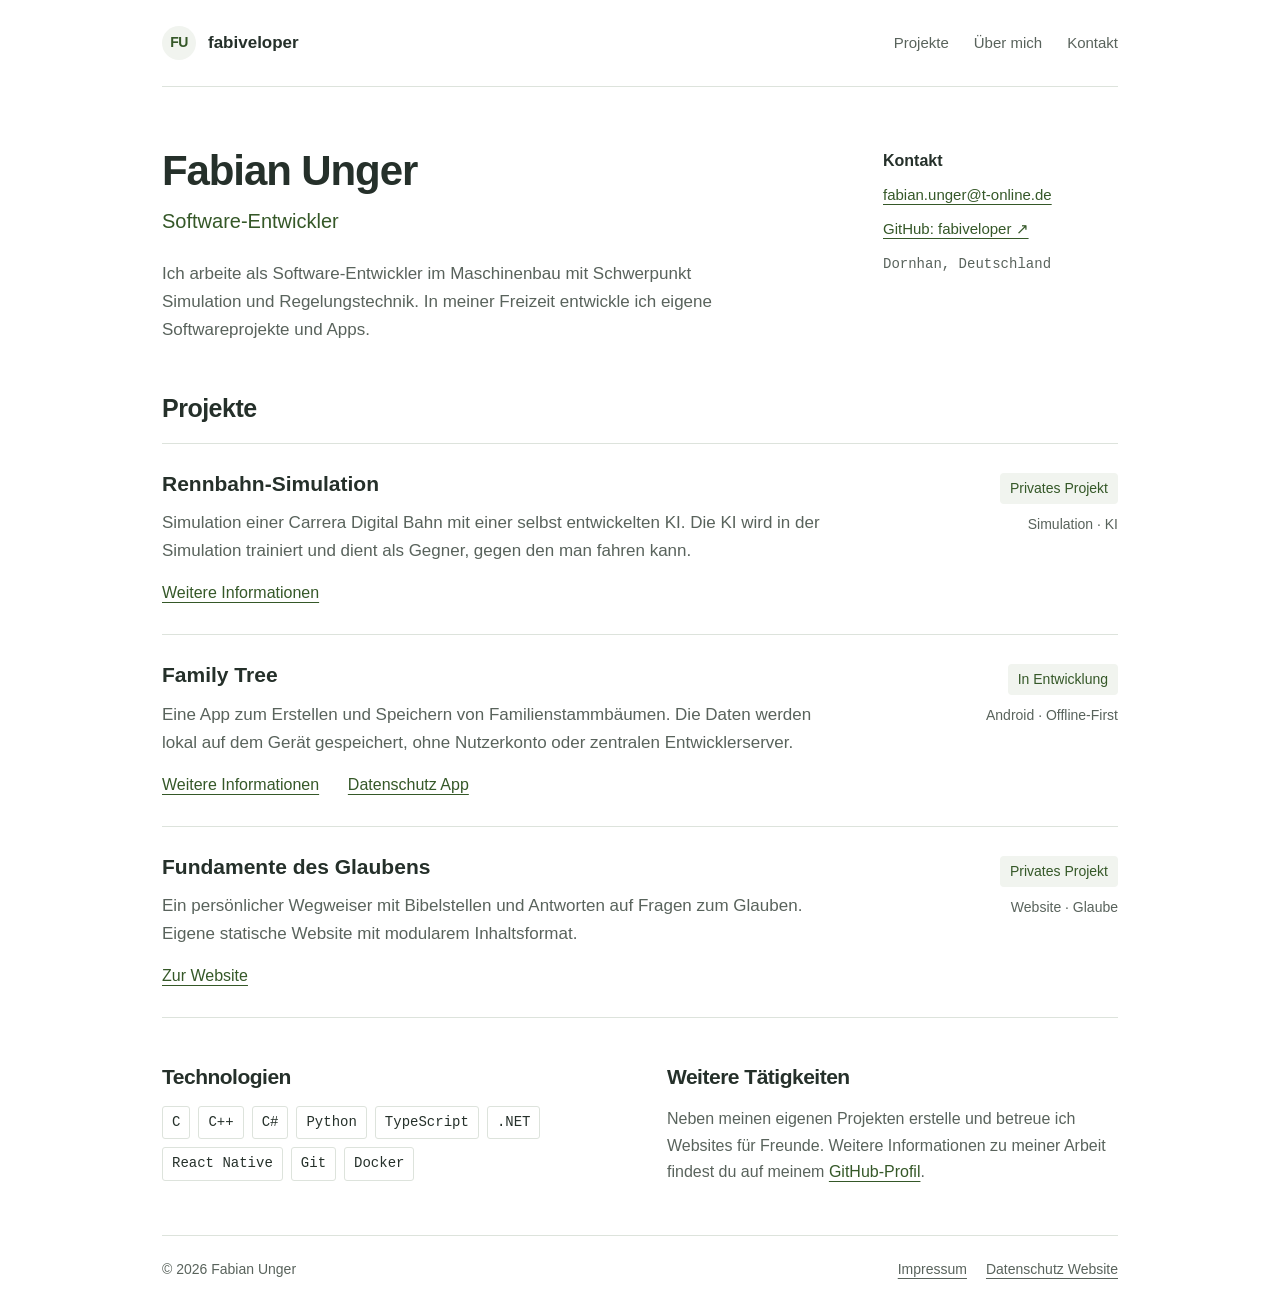
<file: index.html>
<!doctype html>
<html lang="de">
<head>
  <meta charset="utf-8">
  <meta name="viewport" content="width=device-width, initial-scale=1">
  <meta name="referrer" content="no-referrer">
  <meta name="robots" content="noindex,nofollow">
  <meta http-equiv="Content-Security-Policy" content="default-src 'self'; script-src 'none'; style-src 'self'; img-src 'self'; connect-src 'none'; object-src 'none'; base-uri 'self'; form-action 'none'">
  <meta name="description" content="Fabian Unger, Software-Entwickler. Projekte: Rennbahn-Simulation mit KI und die Android-App Family Tree.">
  <title>Fabian Unger | fabiveloper</title>
  <link rel="icon" type="image/svg+xml" href="assets/favicon.svg">
  <link rel="stylesheet" href="assets/style.css">
</head>
<body>
<a class="skip" href="#main">Zum Inhalt</a>
<div class="container">
<header>
<a class="identity" href="index.html">
<span class="monogram" aria-hidden="true">FU</span>fabiveloper</a>
<nav aria-label="Hauptnavigation">
<a href="index.html#projekte">Projekte</a>
<a href="index.html#ueber">Über mich</a>
<a href="index.html#kontakt">Kontakt</a>
</nav>
</header>
<main id="main">
<section class="intro" id="ueber">
<div>
<h1>Fabian Unger</h1>
<p class="role">Software-Entwickler</p>
<p class="bio">Ich arbeite als Software-Entwickler im Maschinenbau mit Schwerpunkt Simulation und Regelungstechnik. In meiner Freizeit entwickle ich eigene Softwareprojekte und Apps.</p>
</div>
<aside class="contact-info" id="kontakt">
<h2>Kontakt</h2>
<a href="mailto:fabian.unger@t-online.de">fabian.unger@t-online.de</a>
<a href="https://github.com/fabiveloper" target="_blank" rel="noopener noreferrer">GitHub: fabiveloper ↗</a>
<span>Dornhan, Deutschland</span>
</aside>
</section>
<section class="section" id="projekte">
<h2>Projekte</h2>
<article class="project">
<div>
<h3>Rennbahn-Simulation</h3>
<p>Simulation einer Carrera Digital Bahn mit einer selbst entwickelten KI. Die KI wird in der Simulation trainiert und dient als Gegner, gegen den man fahren kann.</p>
<a class="more" href="simulation.html">Weitere Informationen</a>
</div>
<div class="project-meta">
<span class="status">Privates Projekt</span>
<span class="meta-text">Simulation · KI</span>
</div>
</article>
<article class="project">
<div>
<h3>Family Tree</h3>
<p>Eine App zum Erstellen und Speichern von Familienstammbäumen. Die Daten werden lokal auf dem Gerät gespeichert, ohne Nutzerkonto oder zentralen Entwicklerserver.</p>
<a class="more" href="family-tree.html">Weitere Informationen</a>
<a class="more" href="datenschutz-family-tree.html">Datenschutz App</a>
</div>
<div class="project-meta">
<span class="status">In Entwicklung</span>
<span class="meta-text">Android · Offline-First</span>
</div>
</article>
<article class="project">
<div>
<h3>Fundamente des Glaubens</h3>
<p>Ein persönlicher Wegweiser mit Bibelstellen und Antworten auf Fragen zum Glauben. Eigene statische Website mit modularem Inhaltsformat.</p>
<a class="more" href="https://fabiveloper.github.io/foundations_of_faith/">Zur Website</a>
</div>
<div class="project-meta">
<span class="status">Privates Projekt</span>
<span class="meta-text">Website · Glaube</span>
</div>
</article>
</section>
<div class="lower">
<section>
<h2>Technologien</h2>
<ul class="skills">
<li>C</li>
<li>C++</li>
<li>C#</li>
<li>Python</li>
<li>TypeScript</li>
<li>.NET</li>
<li>React Native</li>
<li>Git</li>
<li>Docker</li>
</ul>
</section>
<section>
<h2>Weitere Tätigkeiten</h2>
<p>Neben meinen eigenen Projekten erstelle und betreue ich Websites für Freunde. Weitere Informationen zu meiner Arbeit findest du auf meinem <a href="https://github.com/fabiveloper" target="_blank" rel="noopener noreferrer">GitHub-Profil</a>.</p>
</section>
</div>
</main>
<footer>
<span>© 2026 Fabian Unger</span>
<div class="links">
<a href="impressum.html">Impressum</a>
<a href="datenschutz.html">Datenschutz Website</a>
</div>
</footer>
</div>
</body>
</html>
</file>
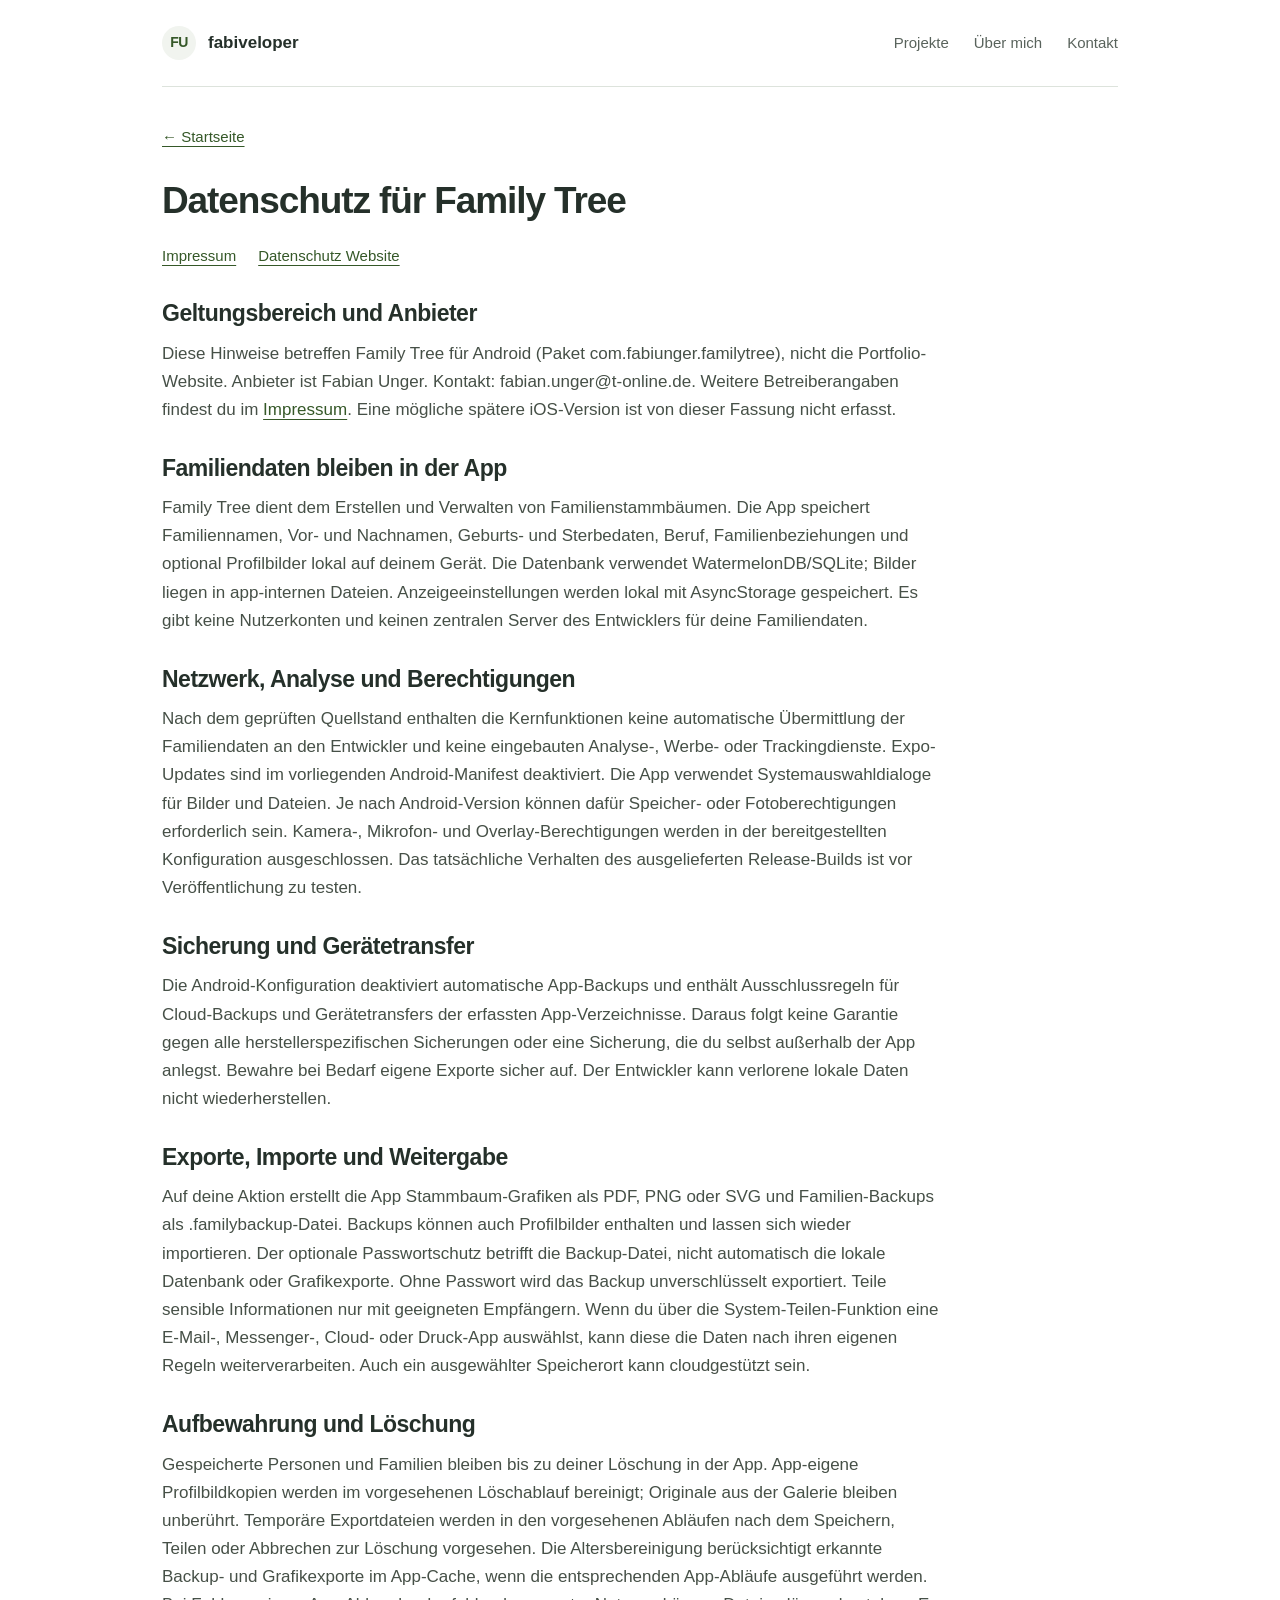
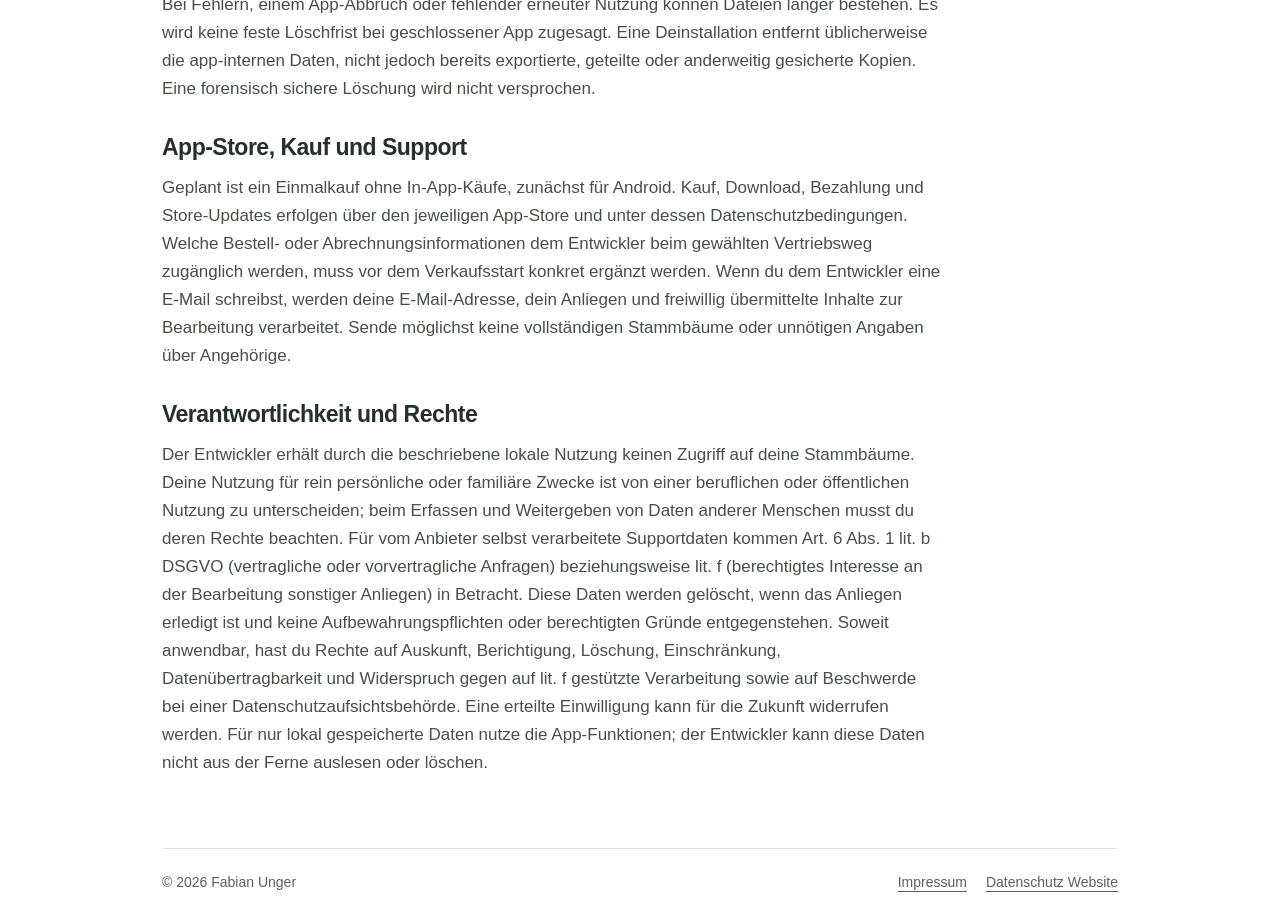
<file: datenschutz-family-tree.html>
<!doctype html>
<html lang="de">
<head>
  <meta charset="utf-8">
  <meta name="viewport" content="width=device-width, initial-scale=1">
  <meta name="referrer" content="no-referrer">
  <meta name="robots" content="noindex,nofollow">
  <meta http-equiv="Content-Security-Policy" content="default-src 'self'; script-src 'none'; style-src 'self'; img-src 'self'; connect-src 'none'; object-src 'none'; base-uri 'self'; form-action 'none'">
  <meta name="description" content="Fabian Unger, Software-Entwickler. Projekte: Rennbahn-Simulation mit KI und die Android-App Family Tree.">
  <title>Datenschutz Family Tree | fabiveloper</title>
  <link rel="icon" type="image/svg+xml" href="assets/favicon.svg">
  <link rel="stylesheet" href="assets/style.css">
</head>
<body>
<a class="skip" href="#main">Zum Inhalt</a>
<div class="container">
<header>
<a class="identity" href="index.html">
<span class="monogram" aria-hidden="true">FU</span>fabiveloper</a>
<nav aria-label="Hauptnavigation">
<a href="index.html#projekte">Projekte</a>
<a href="index.html#ueber">Über mich</a>
<a href="index.html#kontakt">Kontakt</a>
</nav>
</header>
<main class="page" id="main">
<a class="back" href="index.html">← Startseite</a>
<h1>Datenschutz für Family Tree</h1>
<div class="legal-links">
<a href="impressum.html">Impressum</a>
<a href="datenschutz.html">Datenschutz Website</a>
</div>
<section>
<h2>Geltungsbereich und Anbieter</h2>
<p>Diese Hinweise betreffen Family Tree für Android (Paket com.fabiunger.familytree), nicht die Portfolio-Website. Anbieter ist Fabian Unger. Kontakt: fabian.unger@t-online.de. Weitere Betreiberangaben findest du im <a href="impressum.html">Impressum</a>. Eine mögliche spätere iOS-Version ist von dieser Fassung nicht erfasst.</p>
</section>
<section>
<h2>Familiendaten bleiben in der App</h2>
<p>Family Tree dient dem Erstellen und Verwalten von Familienstammbäumen. Die App speichert Familiennamen, Vor- und Nachnamen, Geburts- und Sterbedaten, Beruf, Familienbeziehungen und optional Profilbilder lokal auf deinem Gerät. Die Datenbank verwendet WatermelonDB/SQLite; Bilder liegen in app-internen Dateien. Anzeigeeinstellungen werden lokal mit AsyncStorage gespeichert. Es gibt keine Nutzerkonten und keinen zentralen Server des Entwicklers für deine Familiendaten.</p>
</section>
<section>
<h2>Netzwerk, Analyse und Berechtigungen</h2>
<p>Nach dem geprüften Quellstand enthalten die Kernfunktionen keine automatische Übermittlung der Familiendaten an den Entwickler und keine eingebauten Analyse-, Werbe- oder Trackingdienste. Expo-Updates sind im vorliegenden Android-Manifest deaktiviert. Die App verwendet Systemauswahldialoge für Bilder und Dateien. Je nach Android-Version können dafür Speicher- oder Fotoberechtigungen erforderlich sein. Kamera-, Mikrofon- und Overlay-Berechtigungen werden in der bereitgestellten Konfiguration ausgeschlossen. Das tatsächliche Verhalten des ausgelieferten Release-Builds ist vor Veröffentlichung zu testen.</p>
</section>
<section>
<h2>Sicherung und Gerätetransfer</h2>
<p>Die Android-Konfiguration deaktiviert automatische App-Backups und enthält Ausschlussregeln für Cloud-Backups und Gerätetransfers der erfassten App-Verzeichnisse. Daraus folgt keine Garantie gegen alle herstellerspezifischen Sicherungen oder eine Sicherung, die du selbst außerhalb der App anlegst. Bewahre bei Bedarf eigene Exporte sicher auf. Der Entwickler kann verlorene lokale Daten nicht wiederherstellen.</p>
</section>
<section>
<h2>Exporte, Importe und Weitergabe</h2>
<p>Auf deine Aktion erstellt die App Stammbaum-Grafiken als PDF, PNG oder SVG und Familien-Backups als .familybackup-Datei. Backups können auch Profilbilder enthalten und lassen sich wieder importieren. Der optionale Passwortschutz betrifft die Backup-Datei, nicht automatisch die lokale Datenbank oder Grafikexporte. Ohne Passwort wird das Backup unverschlüsselt exportiert. Teile sensible Informationen nur mit geeigneten Empfängern. Wenn du über die System-Teilen-Funktion eine E-Mail-, Messenger-, Cloud- oder Druck-App auswählst, kann diese die Daten nach ihren eigenen Regeln weiterverarbeiten. Auch ein ausgewählter Speicherort kann cloudgestützt sein.</p>
</section>
<section>
<h2>Aufbewahrung und Löschung</h2>
<p>Gespeicherte Personen und Familien bleiben bis zu deiner Löschung in der App. App-eigene Profilbildkopien werden im vorgesehenen Löschablauf bereinigt; Originale aus der Galerie bleiben unberührt. Temporäre Exportdateien werden in den vorgesehenen Abläufen nach dem Speichern, Teilen oder Abbrechen zur Löschung vorgesehen. Die Altersbereinigung berücksichtigt erkannte Backup- und Grafikexporte im App-Cache, wenn die entsprechenden App-Abläufe ausgeführt werden. Bei Fehlern, einem App-Abbruch oder fehlender erneuter Nutzung können Dateien länger bestehen. Es wird keine feste Löschfrist bei geschlossener App zugesagt. Eine Deinstallation entfernt üblicherweise die app-internen Daten, nicht jedoch bereits exportierte, geteilte oder anderweitig gesicherte Kopien. Eine forensisch sichere Löschung wird nicht versprochen.</p>
</section>
<section>
<h2>App-Store, Kauf und Support</h2>
<p>Geplant ist ein Einmalkauf ohne In-App-Käufe, zunächst für Android. Kauf, Download, Bezahlung und Store-Updates erfolgen über den jeweiligen App-Store und unter dessen Datenschutzbedingungen. Welche Bestell- oder Abrechnungsinformationen dem Entwickler beim gewählten Vertriebsweg zugänglich werden, muss vor dem Verkaufsstart konkret ergänzt werden. Wenn du dem Entwickler eine E-Mail schreibst, werden deine E-Mail-Adresse, dein Anliegen und freiwillig übermittelte Inhalte zur Bearbeitung verarbeitet. Sende möglichst keine vollständigen Stammbäume oder unnötigen Angaben über Angehörige.</p>
</section>
<section>
<h2>Verantwortlichkeit und Rechte</h2>
<p>Der Entwickler erhält durch die beschriebene lokale Nutzung keinen Zugriff auf deine Stammbäume. Deine Nutzung für rein persönliche oder familiäre Zwecke ist von einer beruflichen oder öffentlichen Nutzung zu unterscheiden; beim Erfassen und Weitergeben von Daten anderer Menschen musst du deren Rechte beachten. Für vom Anbieter selbst verarbeitete Supportdaten kommen Art. 6 Abs. 1 lit. b DSGVO (vertragliche oder vorvertragliche Anfragen) beziehungsweise lit. f (berechtigtes Interesse an der Bearbeitung sonstiger Anliegen) in Betracht. Diese Daten werden gelöscht, wenn das Anliegen erledigt ist und keine Aufbewahrungspflichten oder berechtigten Gründe entgegenstehen. Soweit anwendbar, hast du Rechte auf Auskunft, Berichtigung, Löschung, Einschränkung, Datenübertragbarkeit und Widerspruch gegen auf lit. f gestützte Verarbeitung sowie auf Beschwerde bei einer Datenschutzaufsichtsbehörde. Eine erteilte Einwilligung kann für die Zukunft widerrufen werden. Für nur lokal gespeicherte Daten nutze die App-Funktionen; der Entwickler kann diese Daten nicht aus der Ferne auslesen oder löschen.</p>
</section>
</main>
<footer>
<span>© 2026 Fabian Unger</span>
<div class="links">
<a href="impressum.html">Impressum</a>
<a href="datenschutz.html">Datenschutz Website</a>
</div>
</footer>
</div>
</body>
</html>
</file>
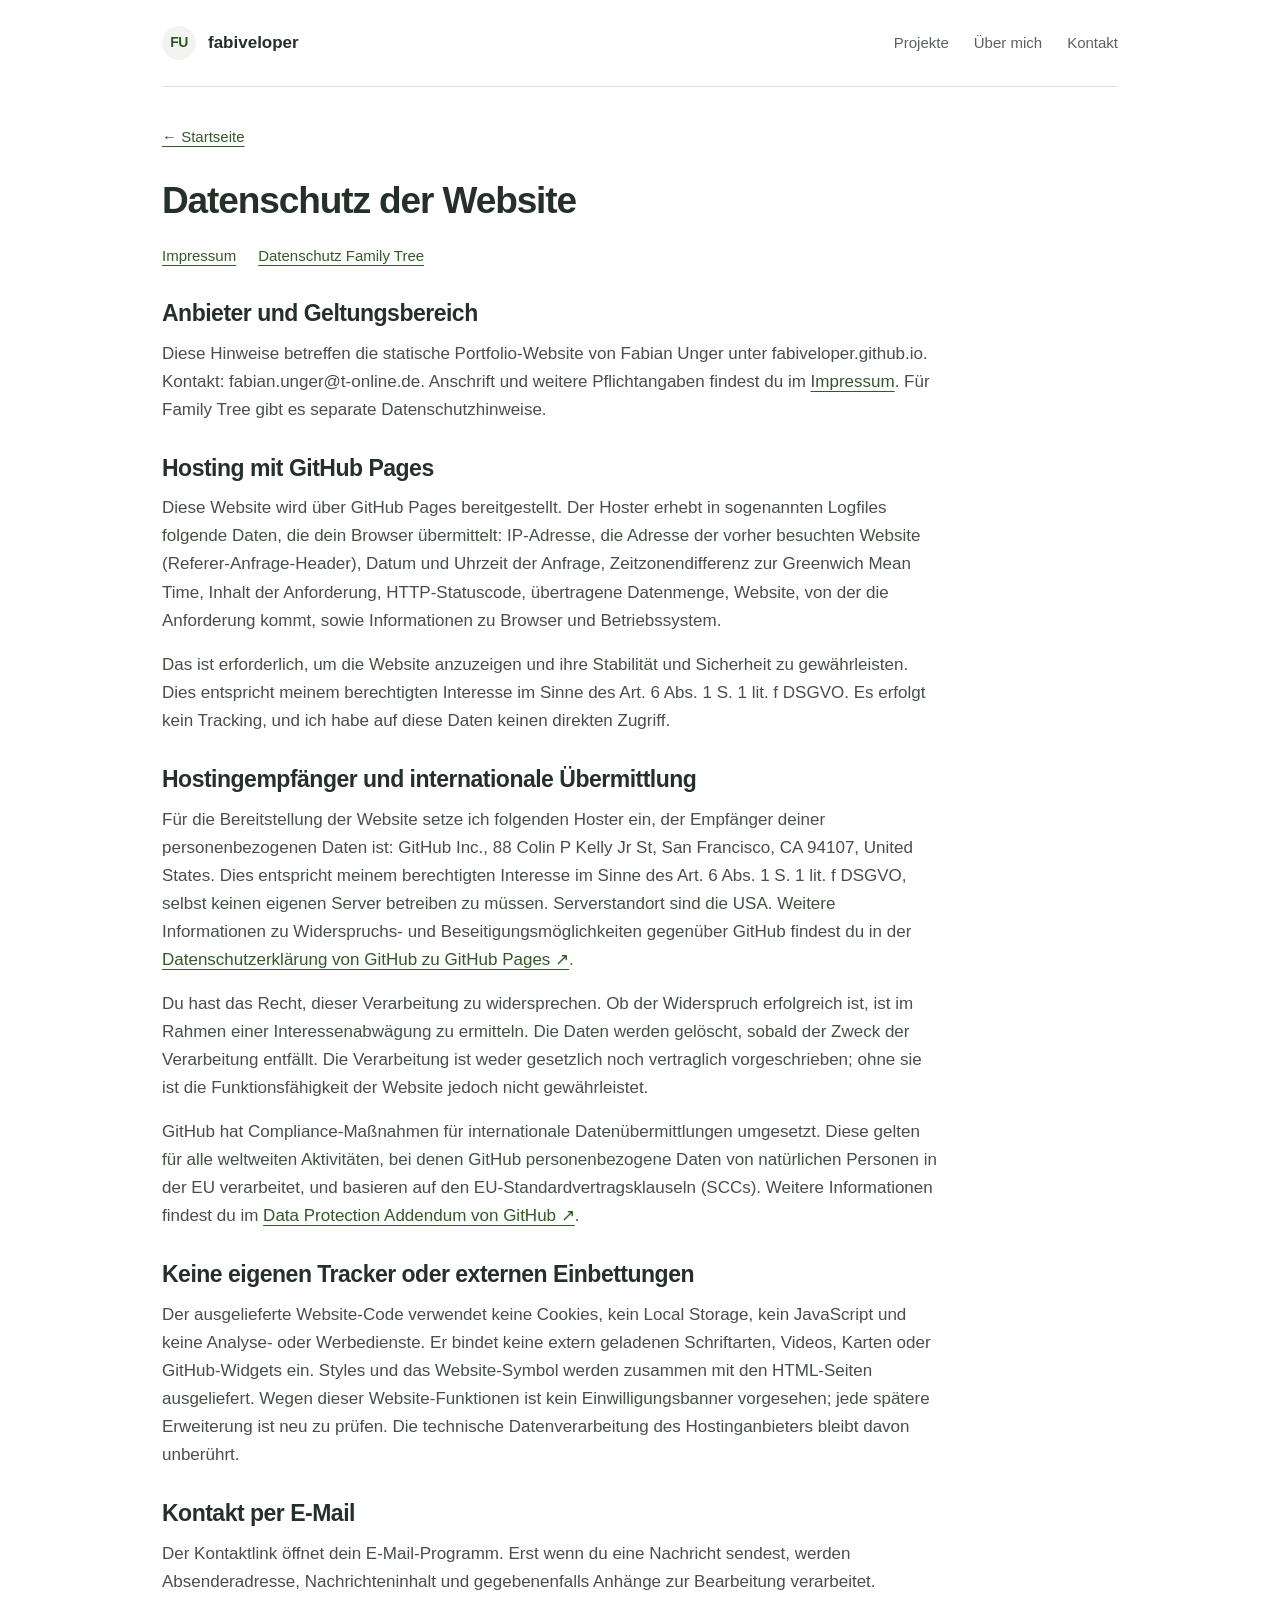
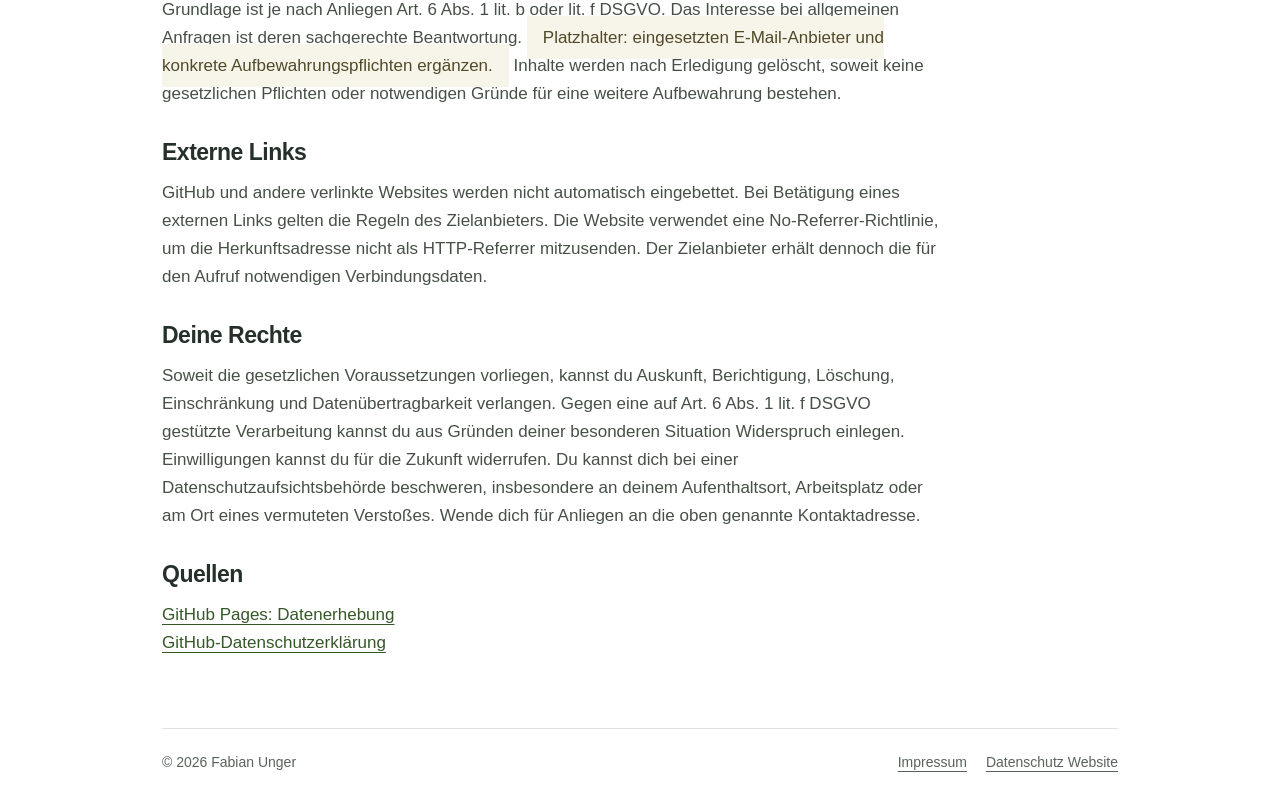
<file: datenschutz.html>
<!doctype html>
<html lang="de">
<head>
  <meta charset="utf-8">
  <meta name="viewport" content="width=device-width, initial-scale=1">
  <meta name="referrer" content="no-referrer">
  <meta name="robots" content="noindex,nofollow">
  <meta http-equiv="Content-Security-Policy" content="default-src 'self'; script-src 'none'; style-src 'self'; img-src 'self'; connect-src 'none'; object-src 'none'; base-uri 'self'; form-action 'none'">
  <meta name="description" content="Fabian Unger, Software-Entwickler. Projekte: Rennbahn-Simulation mit KI und die Android-App Family Tree.">
  <title>Datenschutz Website | fabiveloper</title>
  <link rel="icon" type="image/svg+xml" href="assets/favicon.svg">
  <link rel="stylesheet" href="assets/style.css">
</head>
<body>
<a class="skip" href="#main">Zum Inhalt</a>
<div class="container">
<header>
<a class="identity" href="index.html">
<span class="monogram" aria-hidden="true">FU</span>fabiveloper</a>
<nav aria-label="Hauptnavigation">
<a href="index.html#projekte">Projekte</a>
<a href="index.html#ueber">Über mich</a>
<a href="index.html#kontakt">Kontakt</a>
</nav>
</header>
<main class="page" id="main">
<a class="back" href="index.html">← Startseite</a>
<h1>Datenschutz der Website</h1>
<div class="legal-links">
<a href="impressum.html">Impressum</a>
<a href="datenschutz-family-tree.html">Datenschutz Family Tree</a>
</div>
<section>
<h2>Anbieter und Geltungsbereich</h2>
<p>Diese Hinweise betreffen die statische Portfolio-Website von Fabian Unger unter fabiveloper.github.io. Kontakt: fabian.unger@t-online.de. Anschrift und weitere Pflichtangaben findest du im <a href="impressum.html">Impressum</a>. Für Family Tree gibt es separate Datenschutzhinweise.</p>
</section>
<section>
<h2>Hosting mit GitHub Pages</h2>
<p>Diese Website wird über GitHub Pages bereitgestellt. Der Hoster erhebt in sogenannten Logfiles folgende Daten, die dein Browser übermittelt: IP-Adresse, die Adresse der vorher besuchten Website (Referer-Anfrage-Header), Datum und Uhrzeit der Anfrage, Zeitzonendifferenz zur Greenwich Mean Time, Inhalt der Anforderung, HTTP-Statuscode, übertragene Datenmenge, Website, von der die Anforderung kommt, sowie Informationen zu Browser und Betriebssystem.</p>
<p>Das ist erforderlich, um die Website anzuzeigen und ihre Stabilität und Sicherheit zu gewährleisten. Dies entspricht meinem berechtigten Interesse im Sinne des Art. 6 Abs. 1 S. 1 lit. f DSGVO. Es erfolgt kein Tracking, und ich habe auf diese Daten keinen direkten Zugriff.</p>
</section>
<section>
<h2>Hostingempfänger und internationale Übermittlung</h2>
<p>Für die Bereitstellung der Website setze ich folgenden Hoster ein, der Empfänger deiner personenbezogenen Daten ist: GitHub Inc., 88 Colin P Kelly Jr St, San Francisco, CA 94107, United States. Dies entspricht meinem berechtigten Interesse im Sinne des Art. 6 Abs. 1 S. 1 lit. f DSGVO, selbst keinen eigenen Server betreiben zu müssen. Serverstandort sind die USA. Weitere Informationen zu Widerspruchs- und Beseitigungsmöglichkeiten gegenüber GitHub findest du in der <a href="https://docs.github.com/en/free-pro-team@latest/github/site-policy/github-privacy-statement#github-pages" target="_blank" rel="noopener noreferrer">Datenschutzerklärung von GitHub zu GitHub Pages ↗</a>.</p>
<p>Du hast das Recht, dieser Verarbeitung zu widersprechen. Ob der Widerspruch erfolgreich ist, ist im Rahmen einer Interessenabwägung zu ermitteln. Die Daten werden gelöscht, sobald der Zweck der Verarbeitung entfällt. Die Verarbeitung ist weder gesetzlich noch vertraglich vorgeschrieben; ohne sie ist die Funktionsfähigkeit der Website jedoch nicht gewährleistet.</p>
<p>GitHub hat Compliance-Maßnahmen für internationale Datenübermittlungen umgesetzt. Diese gelten für alle weltweiten Aktivitäten, bei denen GitHub personenbezogene Daten von natürlichen Personen in der EU verarbeitet, und basieren auf den EU-Standardvertragsklauseln (SCCs). Weitere Informationen findest du im <a href="https://docs.github.com/en/free-pro-team@latest/github/site-policy/github-data-protection-addendum#attachment-1–the-standard-contractual-clauses-processors" target="_blank" rel="noopener noreferrer">Data Protection Addendum von GitHub ↗</a>.</p>
</section>
<section>
<h2>Keine eigenen Tracker oder externen Einbettungen</h2>
<p>Der ausgelieferte Website-Code verwendet keine Cookies, kein Local Storage, kein JavaScript und keine Analyse- oder Werbedienste. Er bindet keine extern geladenen Schriftarten, Videos, Karten oder GitHub-Widgets ein. Styles und das Website-Symbol werden zusammen mit den HTML-Seiten ausgeliefert. Wegen dieser Website-Funktionen ist kein Einwilligungsbanner vorgesehen; jede spätere Erweiterung ist neu zu prüfen. Die technische Datenverarbeitung des Hostinganbieters bleibt davon unberührt.</p>
</section>
<section>
<h2>Kontakt per E-Mail</h2>
<p>Der Kontaktlink öffnet dein E-Mail-Programm. Erst wenn du eine Nachricht sendest, werden Absenderadresse, Nachrichteninhalt und gegebenenfalls Anhänge zur Bearbeitung verarbeitet. Grundlage ist je nach Anliegen Art. 6 Abs. 1 lit. b oder lit. f DSGVO. Das Interesse bei allgemeinen Anfragen ist deren sachgerechte Beantwortung. <span class="missing">Platzhalter: eingesetzten E-Mail-Anbieter und konkrete Aufbewahrungspflichten ergänzen.</span> Inhalte werden nach Erledigung gelöscht, soweit keine gesetzlichen Pflichten oder notwendigen Gründe für eine weitere Aufbewahrung bestehen.</p>
</section>
<section>
<h2>Externe Links</h2>
<p>GitHub und andere verlinkte Websites werden nicht automatisch eingebettet. Bei Betätigung eines externen Links gelten die Regeln des Zielanbieters. Die Website verwendet eine No-Referrer-Richtlinie, um die Herkunftsadresse nicht als HTTP-Referrer mitzusenden. Der Zielanbieter erhält dennoch die für den Aufruf notwendigen Verbindungsdaten.</p>
</section>
<section>
<h2>Deine Rechte</h2>
<p>Soweit die gesetzlichen Voraussetzungen vorliegen, kannst du Auskunft, Berichtigung, Löschung, Einschränkung und Datenübertragbarkeit verlangen. Gegen eine auf Art. 6 Abs. 1 lit. f DSGVO gestützte Verarbeitung kannst du aus Gründen deiner besonderen Situation Widerspruch einlegen. Einwilligungen kannst du für die Zukunft widerrufen. Du kannst dich bei einer Datenschutzaufsichtsbehörde beschweren, insbesondere an deinem Aufenthaltsort, Arbeitsplatz oder am Ort eines vermuteten Verstoßes. Wende dich für Anliegen an die oben genannte Kontaktadresse.</p>
</section>
<h2>Quellen</h2>
<p>
<a href="https://docs.github.com/en/pages/getting-started-with-github-pages/what-is-github-pages" rel="noopener noreferrer">GitHub Pages: Datenerhebung</a>
<br>
<a href="https://docs.github.com/en/site-policy/privacy-policies/github-general-privacy-statement" rel="noopener noreferrer">GitHub-Datenschutzerklärung</a>
</p>
</main>
<footer>
<span>© 2026 Fabian Unger</span>
<div class="links">
<a href="impressum.html">Impressum</a>
<a href="datenschutz.html">Datenschutz Website</a>
</div>
</footer>
</div>
</body>
</html>
</file>
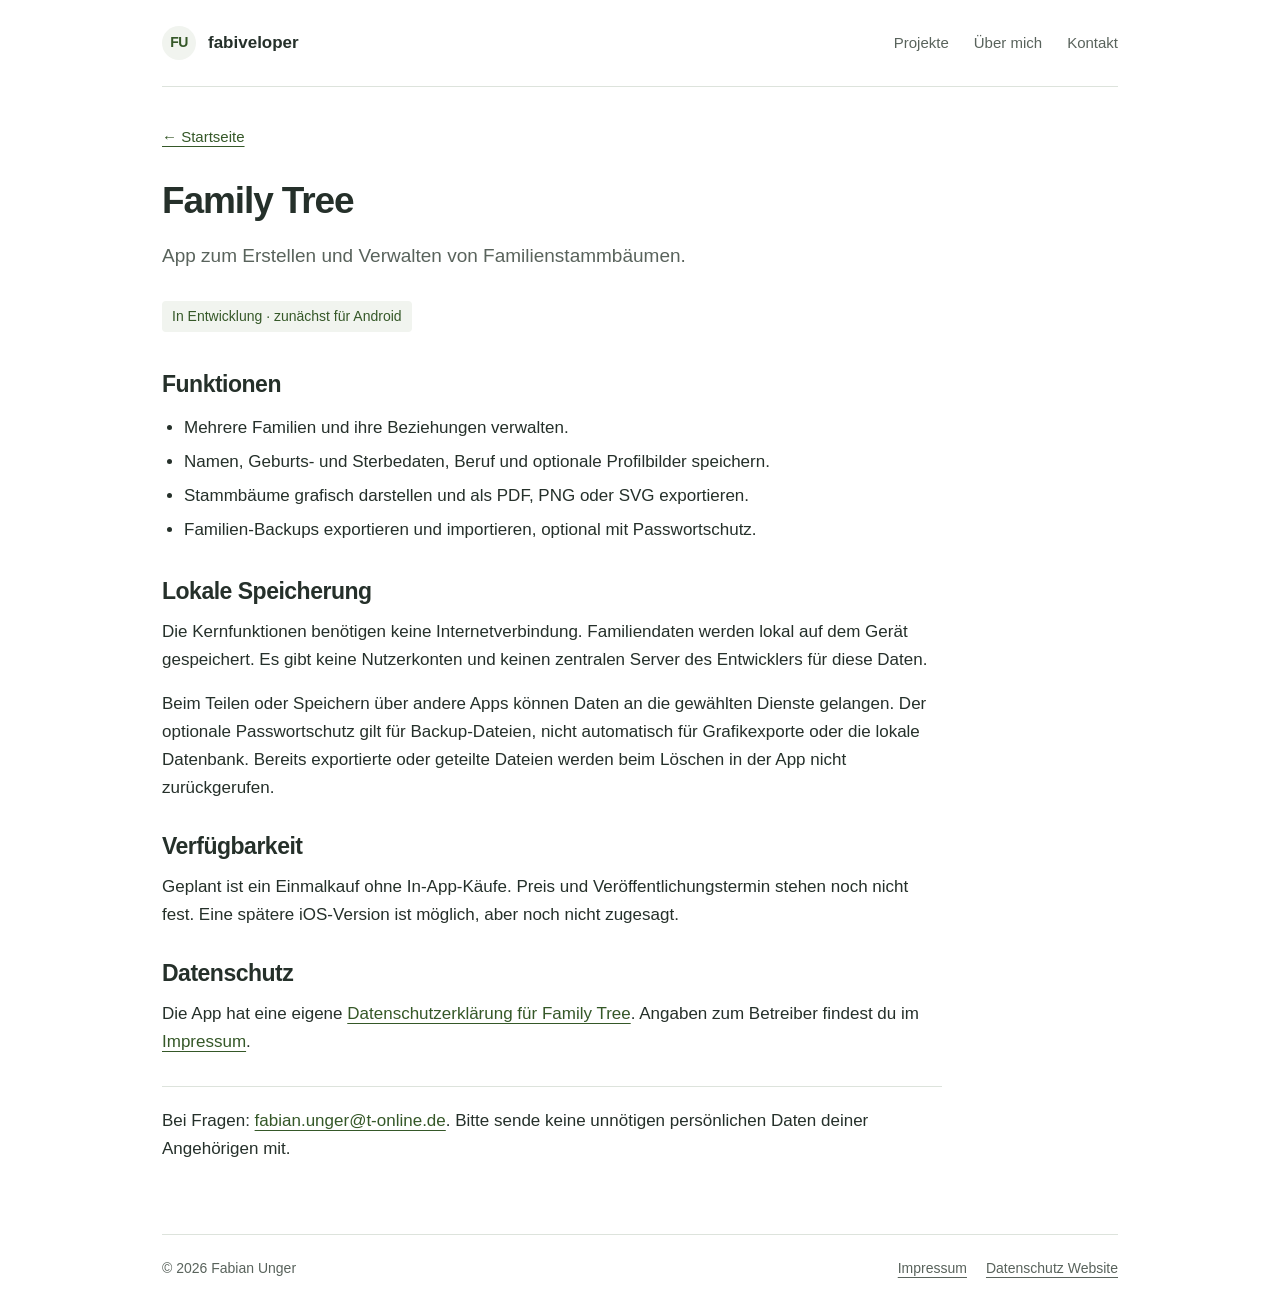
<file: family-tree.html>
<!doctype html>
<html lang="de">
<head>
  <meta charset="utf-8">
  <meta name="viewport" content="width=device-width, initial-scale=1">
  <meta name="referrer" content="no-referrer">
  <meta name="robots" content="noindex,nofollow">
  <meta http-equiv="Content-Security-Policy" content="default-src 'self'; script-src 'none'; style-src 'self'; img-src 'self'; connect-src 'none'; object-src 'none'; base-uri 'self'; form-action 'none'">
  <meta name="description" content="Fabian Unger, Software-Entwickler. Projekte: Rennbahn-Simulation mit KI und die Android-App Family Tree.">
  <title>Family Tree | fabiveloper</title>
  <link rel="icon" type="image/svg+xml" href="assets/favicon.svg">
  <link rel="stylesheet" href="assets/style.css">
</head>
<body>
<a class="skip" href="#main">Zum Inhalt</a>
<div class="container">
<header>
<a class="identity" href="index.html">
<span class="monogram" aria-hidden="true">FU</span>fabiveloper</a>
<nav aria-label="Hauptnavigation">
<a href="index.html#projekte">Projekte</a>
<a href="index.html#ueber">Über mich</a>
<a href="index.html#kontakt">Kontakt</a>
</nav>
</header>
<main class="page" id="main">
<a class="back" href="index.html">← Startseite</a>
<h1>Family Tree</h1>
<p class="lead">App zum Erstellen und Verwalten von Familienstammbäumen.</p>
<p>
<span class="status">In Entwicklung · zunächst für Android</span>
</p>
<h2>Funktionen</h2>
<ul>
<li>Mehrere Familien und ihre Beziehungen verwalten.</li>
<li>Namen, Geburts- und Sterbedaten, Beruf und optionale Profilbilder speichern.</li>
<li>Stammbäume grafisch darstellen und als PDF, PNG oder SVG exportieren.</li>
<li>Familien-Backups exportieren und importieren, optional mit Passwortschutz.</li>
</ul>
<h2>Lokale Speicherung</h2>
<p>Die Kernfunktionen benötigen keine Internetverbindung. Familiendaten werden lokal auf dem Gerät gespeichert. Es gibt keine Nutzerkonten und keinen zentralen Server des Entwicklers für diese Daten.</p>
<p>Beim Teilen oder Speichern über andere Apps können Daten an die gewählten Dienste gelangen. Der optionale Passwortschutz gilt für Backup-Dateien, nicht automatisch für Grafikexporte oder die lokale Datenbank. Bereits exportierte oder geteilte Dateien werden beim Löschen in der App nicht zurückgerufen.</p>
<h2>Verfügbarkeit</h2>
<p>Geplant ist ein Einmalkauf ohne In-App-Käufe. Preis und Veröffentlichungstermin stehen noch nicht fest. Eine spätere iOS-Version ist möglich, aber noch nicht zugesagt.</p>
<h2>Datenschutz</h2>
<p>Die App hat eine eigene <a href="datenschutz-family-tree.html">Datenschutzerklärung für Family Tree</a>. Angaben zum Betreiber findest du im <a href="impressum.html">Impressum</a>.</p>
<p class="support">Bei Fragen: <a href="mailto:fabian.unger@t-online.de">fabian.unger@t-online.de</a>. Bitte sende keine unnötigen persönlichen Daten deiner Angehörigen mit.</p>
</main>
<footer>
<span>© 2026 Fabian Unger</span>
<div class="links">
<a href="impressum.html">Impressum</a>
<a href="datenschutz.html">Datenschutz Website</a>
</div>
</footer>
</div>
</body>
</html>
</file>
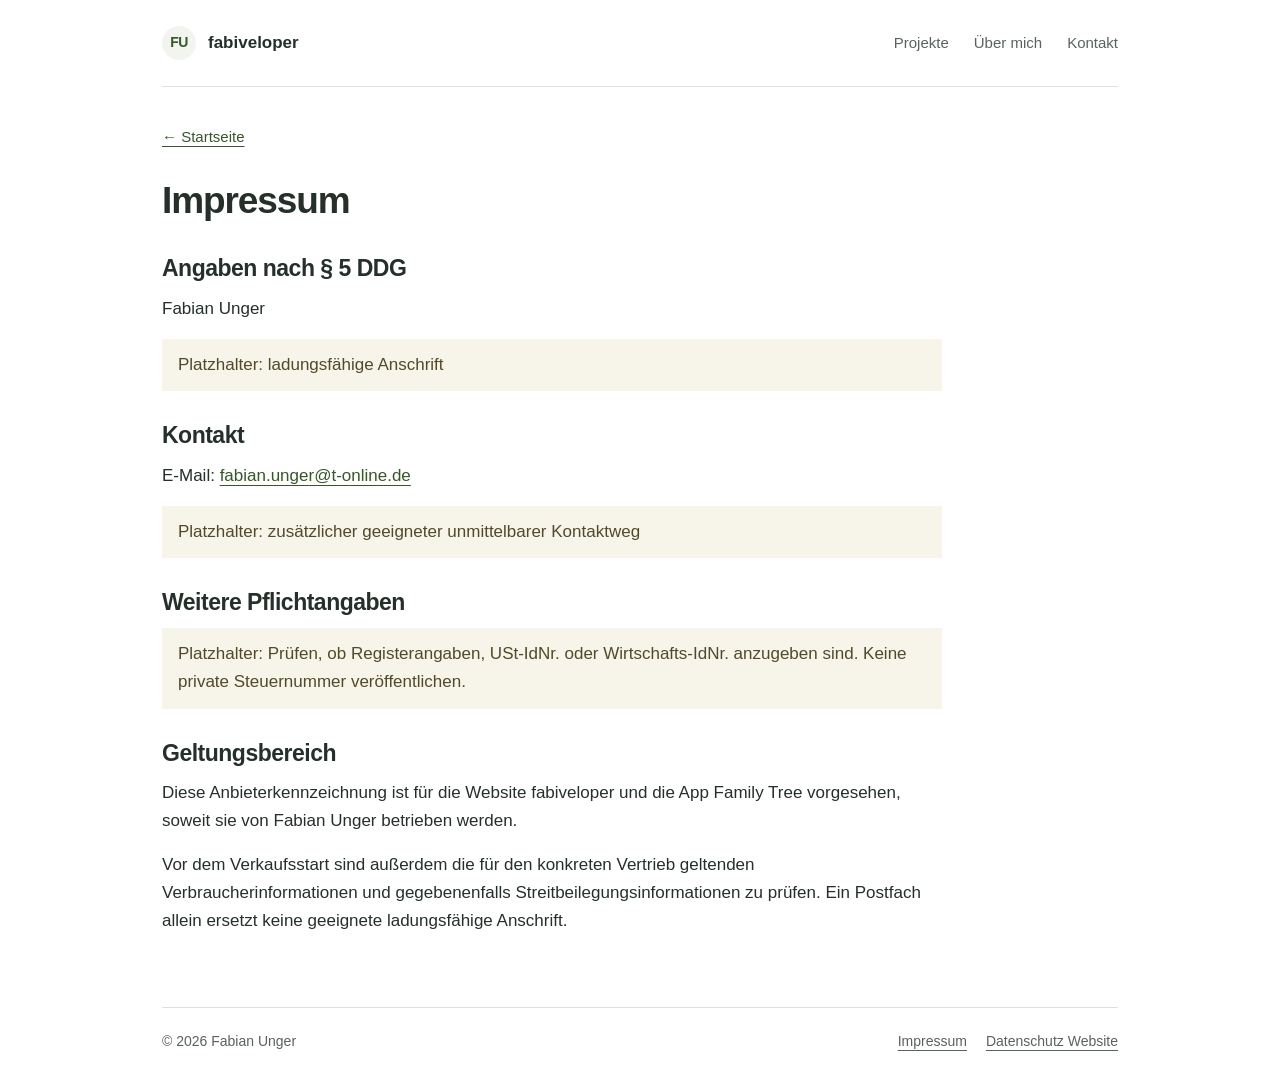
<file: impressum.html>
<!doctype html>
<html lang="de">
<head>
  <meta charset="utf-8">
  <meta name="viewport" content="width=device-width, initial-scale=1">
  <meta name="referrer" content="no-referrer">
  <meta name="robots" content="noindex,nofollow">
  <meta http-equiv="Content-Security-Policy" content="default-src 'self'; script-src 'none'; style-src 'self'; img-src 'self'; connect-src 'none'; object-src 'none'; base-uri 'self'; form-action 'none'">
  <meta name="description" content="Fabian Unger, Software-Entwickler. Projekte: Rennbahn-Simulation mit KI und die Android-App Family Tree.">
  <title>Impressum | fabiveloper</title>
  <link rel="icon" type="image/svg+xml" href="assets/favicon.svg">
  <link rel="stylesheet" href="assets/style.css">
</head>
<body>
<a class="skip" href="#main">Zum Inhalt</a>
<div class="container">
<header>
<a class="identity" href="index.html">
<span class="monogram" aria-hidden="true">FU</span>fabiveloper</a>
<nav aria-label="Hauptnavigation">
<a href="index.html#projekte">Projekte</a>
<a href="index.html#ueber">Über mich</a>
<a href="index.html#kontakt">Kontakt</a>
</nav>
</header>
<main class="page" id="main">
<a class="back" href="index.html">← Startseite</a>
<h1>Impressum</h1>
<h2>Angaben nach § 5 DDG</h2>
<p>Fabian Unger</p>
<p class="missing">Platzhalter: ladungsfähige Anschrift</p>
<h2>Kontakt</h2>
<p>E-Mail: <a href="mailto:fabian.unger@t-online.de">fabian.unger@t-online.de</a>
</p>
<p class="missing">Platzhalter: zusätzlicher geeigneter unmittelbarer Kontaktweg</p>
<h2>Weitere Pflichtangaben</h2>
<p class="missing">Platzhalter: Prüfen, ob Registerangaben, USt-IdNr. oder Wirtschafts-IdNr. anzugeben sind. Keine private Steuernummer veröffentlichen.</p>
<h2>Geltungsbereich</h2>
<p>Diese Anbieterkennzeichnung ist für die Website fabiveloper und die App Family Tree vorgesehen, soweit sie von Fabian Unger betrieben werden.</p>
<p>Vor dem Verkaufsstart sind außerdem die für den konkreten Vertrieb geltenden Verbraucherinformationen und gegebenenfalls Streitbeilegungsinformationen zu prüfen. Ein Postfach allein ersetzt keine geeignete ladungsfähige Anschrift.</p>
</main>
<footer>
<span>© 2026 Fabian Unger</span>
<div class="links">
<a href="impressum.html">Impressum</a>
<a href="datenschutz.html">Datenschutz Website</a>
</div>
</footer>
</div>
</body>
</html>
</file>
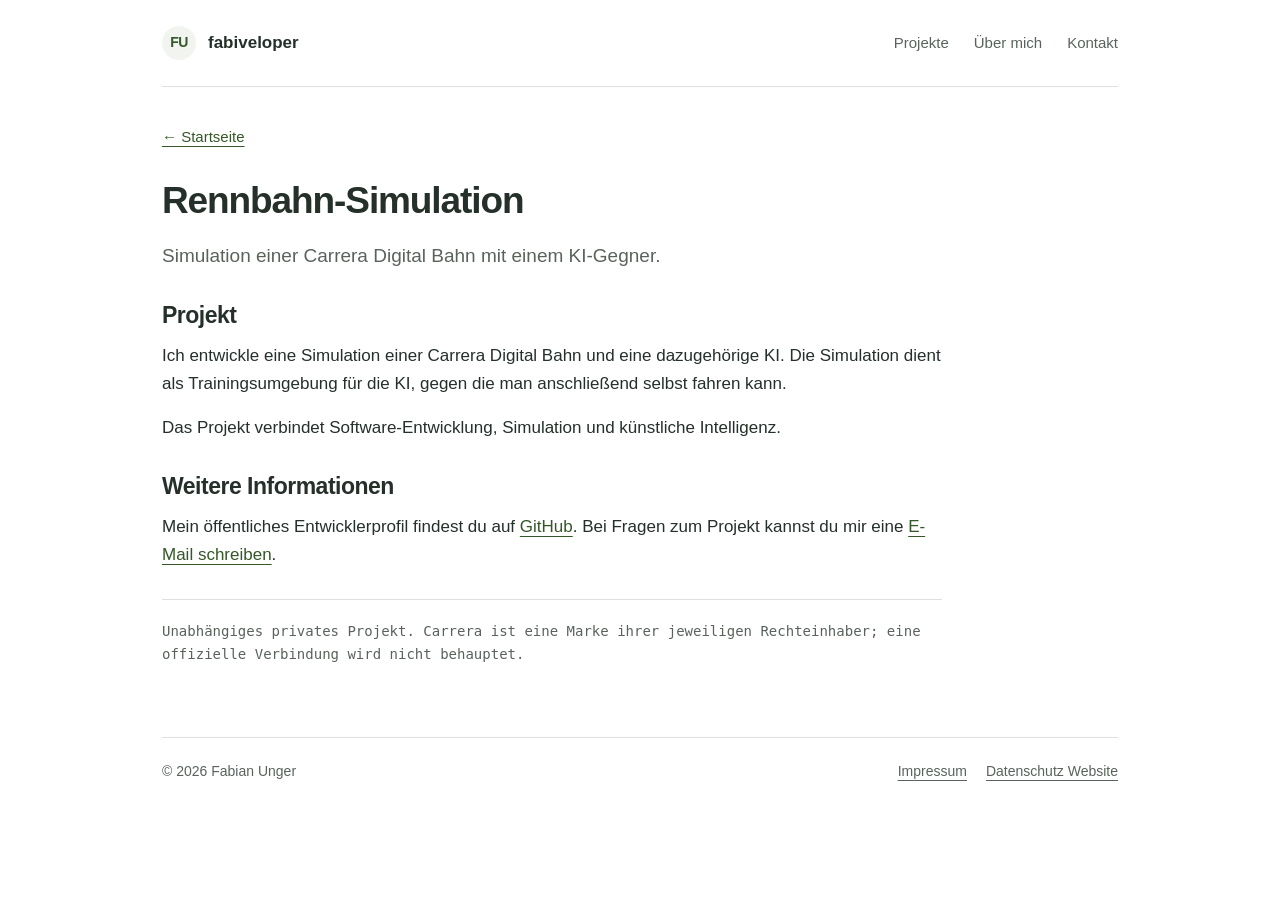
<file: simulation.html>
<!doctype html>
<html lang="de">
<head>
  <meta charset="utf-8">
  <meta name="viewport" content="width=device-width, initial-scale=1">
  <meta name="referrer" content="no-referrer">
  <meta name="robots" content="noindex,nofollow">
  <meta http-equiv="Content-Security-Policy" content="default-src 'self'; script-src 'none'; style-src 'self'; img-src 'self'; connect-src 'none'; object-src 'none'; base-uri 'self'; form-action 'none'">
  <meta name="description" content="Fabian Unger, Software-Entwickler. Projekte: Rennbahn-Simulation mit KI und die Android-App Family Tree.">
  <title>Rennbahn-Simulation | fabiveloper</title>
  <link rel="icon" type="image/svg+xml" href="assets/favicon.svg">
  <link rel="stylesheet" href="assets/style.css">
</head>
<body>
<a class="skip" href="#main">Zum Inhalt</a>
<div class="container">
<header>
<a class="identity" href="index.html">
<span class="monogram" aria-hidden="true">FU</span>fabiveloper</a>
<nav aria-label="Hauptnavigation">
<a href="index.html#projekte">Projekte</a>
<a href="index.html#ueber">Über mich</a>
<a href="index.html#kontakt">Kontakt</a>
</nav>
</header>
<main class="page" id="main">
<a class="back" href="index.html">← Startseite</a>
<h1>Rennbahn-Simulation</h1>
<p class="lead">Simulation einer Carrera Digital Bahn mit einem KI-Gegner.</p>
<h2>Projekt</h2>
<p>Ich entwickle eine Simulation einer Carrera Digital Bahn und eine dazugehörige KI. Die Simulation dient als Trainingsumgebung für die KI, gegen die man anschließend selbst fahren kann.</p>
<p>Das Projekt verbindet Software-Entwicklung, Simulation und künstliche Intelligenz.</p>
<h2>Weitere Informationen</h2>
<p>Mein öffentliches Entwicklerprofil findest du auf <a href="https://github.com/fabiveloper" target="_blank" rel="noopener noreferrer">GitHub</a>. Bei Fragen zum Projekt kannst du mir eine <a href="mailto:fabian.unger@t-online.de">E-Mail schreiben</a>.</p>
<p class="meta support">Unabhängiges privates Projekt. Carrera ist eine Marke ihrer jeweiligen Rechteinhaber; eine offizielle Verbindung wird nicht behauptet.</p>
</main>
<footer>
<span>© 2026 Fabian Unger</span>
<div class="links">
<a href="impressum.html">Impressum</a>
<a href="datenschutz.html">Datenschutz Website</a>
</div>
</footer>
</div>
</body>
</html>
</file>
<file: assets/style.css>
:root{font-family:Arial,Helvetica,sans-serif;color:#25302a;background:#fff;font-synthesis:none;--green:#355828;--muted:#59635c;--line:#dde3dc}
*{box-sizing:border-box}body{margin:0;font-size:17px;line-height:1.65}h1,h2,h3,p{margin:0}h1,h2,h3{font-weight:600;line-height:1.25}h1{font-size:42px;letter-spacing:-1.1px}h2{font-size:25px;letter-spacing:-.5px}h3{font-size:21px}a{color:var(--green);text-underline-offset:4px}a:hover{text-decoration-thickness:2px}a:focus-visible{outline:2px solid var(--green);outline-offset:5px}.container{max-width:1040px;margin:0 auto;padding:0 42px}.skip{position:absolute;top:-90px;background:white;padding:12px;z-index:5}.skip:focus{top:8px}.notice-bar{background:#f7f5e9;color:#5a512d;font-size:14px;line-height:1.5;padding:9px 20px;text-align:center}.notice-bar a{color:inherit}header{display:flex;justify-content:space-between;align-items:center;gap:25px;padding:26px 0;border-bottom:1px solid var(--line)}.identity{display:flex;align-items:center;gap:12px;text-decoration:none;color:#25302a;font-size:17px;font-weight:600}.monogram{background:#f1f4ef;color:var(--green);width:34px;height:34px;border-radius:50%;display:grid;place-items:center;font-size:14px;letter-spacing:-.5px}nav{display:flex;gap:25px;font-size:15px}nav a{color:var(--muted);text-decoration:none}nav a:hover{text-decoration:underline}.intro{display:grid;grid-template-columns:1fr 235px;gap:65px;align-items:start;padding:58px 0 49px}.role{font-size:20px;margin:7px 0 22px;color:var(--green)}.bio{max-width:610px;color:var(--muted)}.contact-info{font-size:15px;padding-top:6px}.contact-info h2{font-size:16px;letter-spacing:0;margin-bottom:12px}.contact-info a{display:block;overflow-wrap:anywhere;margin:9px 0}.contact-info span{font-family:monospace;font-size:14px;color:var(--muted)}.section{margin-bottom:46px;scroll-margin-top:24px}.section>h2{padding-bottom:19px;border-bottom:1px solid var(--line)}.project{display:grid;grid-template-columns:1fr 185px;gap:42px;padding:27px 0;border-bottom:1px solid var(--line)}.project p{color:var(--muted);margin:12px 0;max-width:670px}.project .more{display:inline-block;font-size:16px;margin-top:3px}.project-meta{font-size:14px;text-align:right;color:var(--muted);padding-top:2px}.status{display:inline-block;background:#f1f4ef;color:var(--green);padding:4px 10px;border-radius:4px;margin-bottom:8px;font-size:14px}.meta-text{display:block;font-family:monospace;font-size:14px;line-height:1.8}.lower{display:grid;grid-template-columns:1fr 1fr;gap:54px;margin:3px 0 50px}.lower h2{font-size:21px;margin-bottom:16px}.lower p{color:var(--muted);font-size:16px}.skills{display:flex;flex-wrap:wrap;gap:8px;list-style:none;padding:0;margin:0}.skills li{font-family:monospace;font-size:14px;padding:4px 9px;border:1px solid var(--line);border-radius:3px}footer{border-top:1px solid var(--line);padding:22px 0 30px;display:flex;flex-wrap:wrap;gap:20px;justify-content:space-between;font-size:14px;color:var(--muted)}footer .links{display:flex;gap:19px;flex-wrap:wrap}footer a{color:inherit}.page{padding:36px 0 55px;max-width:780px}.back{font-size:15px;display:inline-block;margin-bottom:28px}.page h1{margin-bottom:16px;font-size:37px}.page .lead{font-size:19px;color:var(--muted);margin-bottom:30px}.page h2{font-size:23px;margin:30px 0 12px}.page h3{font-size:18px;margin:22px 0 8px}.page p{margin-bottom:16px}.page ul{padding-left:22px;margin-top:10px}.page li{padding:3px 0}.meta{font-family:monospace;font-size:14px;color:var(--muted)}.draft-note{padding:16px 19px;background:#f7f5e9;border-left:3px solid #a99b63;font-size:16px;color:#514929;margin:23px 0}.draft-note strong{display:block;margin-bottom:5px}.missing{background:#f7f5e9;padding:12px 16px;color:#514929}.legal-links{display:flex;gap:22px;flex-wrap:wrap;margin:20px 0;font-size:15px}.page section p{color:#465047}.page .support{border-top:1px solid var(--line);padding-top:20px;margin-top:30px} @media(max-width:700px){.container{padding:0 24px}header{flex-wrap:wrap;gap:19px;padding:22px 0}nav{gap:23px;flex-wrap:wrap}.intro{grid-template-columns:1fr;gap:24px;padding:35px 0}.contact-info{padding-top:0}.contact-info a{display:inline-block;margin:4px 18px 4px 0}.contact-info span{display:none}h1{font-size:36px}.role{font-size:19px;margin-bottom:18px}.project{grid-template-columns:1fr;gap:12px;padding:23px 0}.project-meta{text-align:left;display:flex;gap:14px;align-items:center;flex-wrap:wrap}.status{margin-bottom:0}.meta-text{display:inline}.lower{grid-template-columns:1fr;gap:30px;margin-bottom:35px}.section{margin-bottom:32px}.page h1{font-size:32px}.notice-bar{font-size:14px}footer{gap:13px}footer .links{gap:12px 19px}.page{padding-top:25px}.bio{font-size:17px}}@media(prefers-reduced-motion:reduce){*{scroll-behavior:auto}}

.project-meta .meta-text{font-family:Arial,Helvetica,sans-serif}.page ul{list-style:disc}
.project .more+.more{margin-left:24px}
</file>
